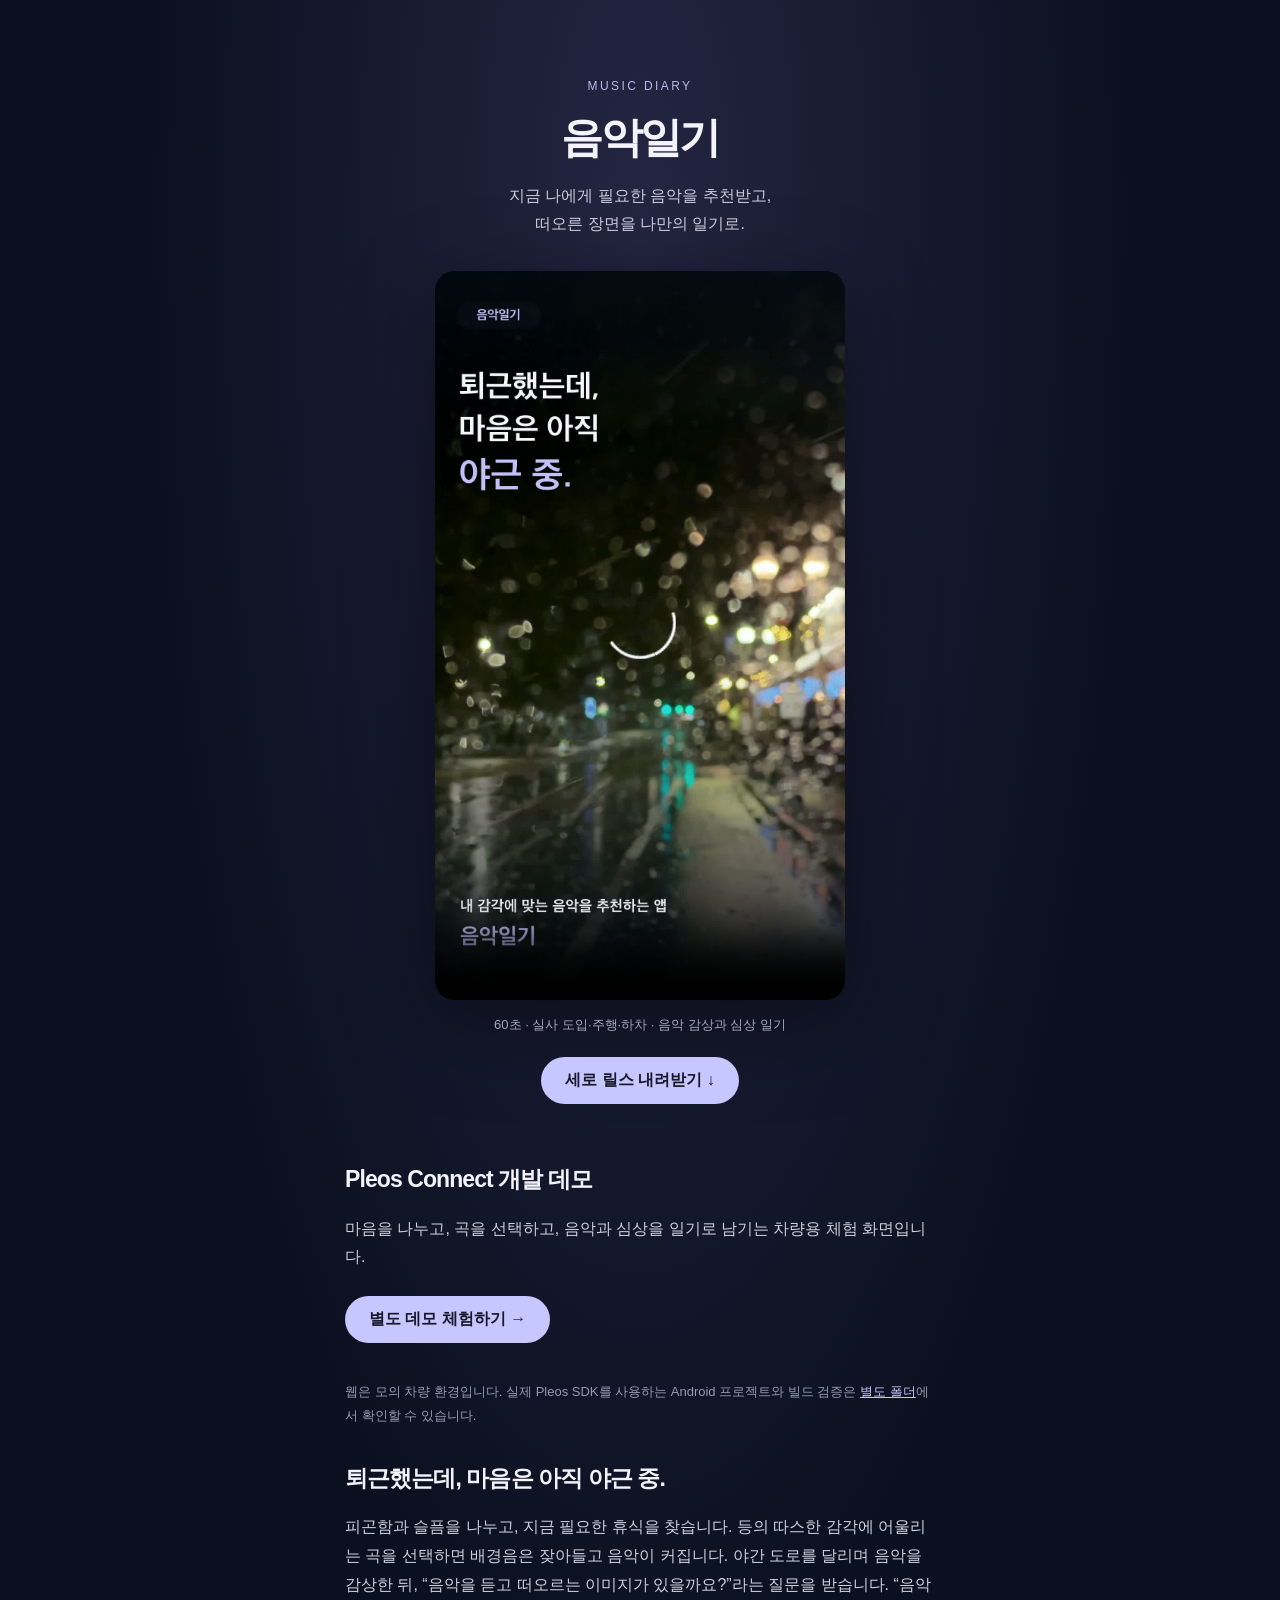
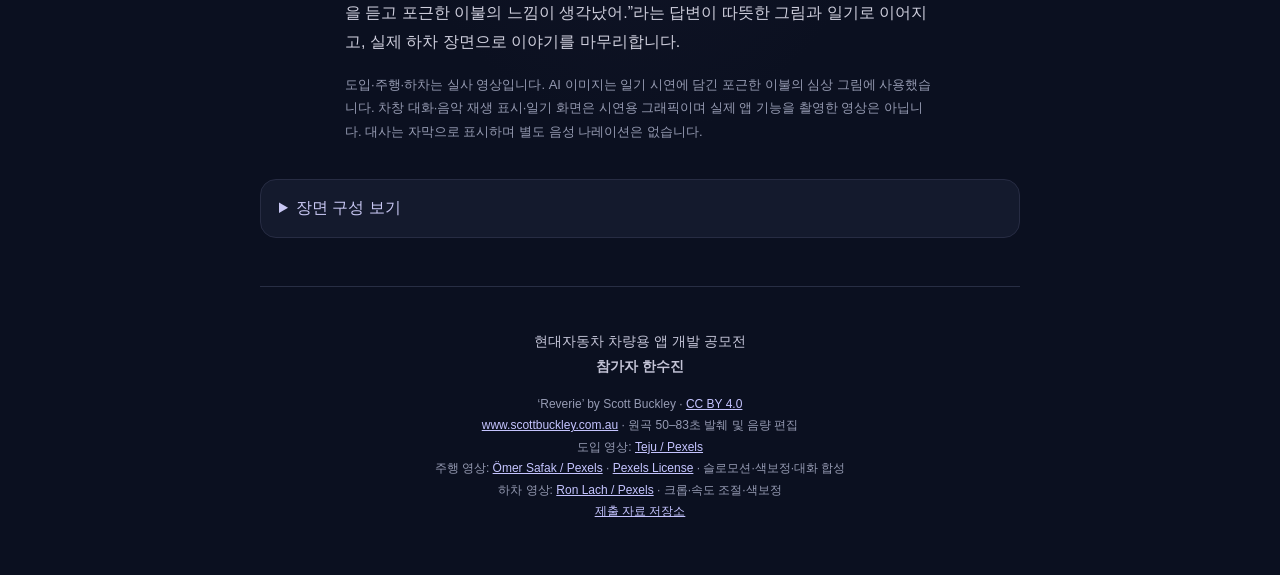
<file: index.html>
<!doctype html>
<html lang="ko">
<head>
  <meta charset="utf-8">
  <meta name="viewport" content="width=device-width, initial-scale=1">
  <meta name="theme-color" content="#0b1020">
  <meta name="description" content="현대자동차 차량용 앱 개발 공모전 참가자 한수진의 음악일기 콘셉트 릴스입니다.">
  <meta http-equiv="Content-Security-Policy" content="default-src 'self'; style-src 'self'; media-src 'self'; img-src 'self'; object-src 'none'; base-uri 'none'">
  <title>음악일기 · 공모전 제출 영상</title>
  <link rel="stylesheet" href="styles.css">
</head>
<body>
  <main>
    <p class="eyebrow">MUSIC DIARY</p>
    <h1>음악일기</h1>
    <p class="intro">지금 나에게 필요한 음악을 추천받고,<br>떠오른 장면을 나만의 일기로.</p>
    <video controls playsinline preload="metadata" poster="assets/reel-poster.jpg?v=live-exit-20261115" aria-label="곡 선택과 야간 주행 중 음악 감상, 포근한 이불의 심상 일기와 실제 하차를 담은 음악일기 60초 콘셉트 릴스">
      <source src="assets/music-diary-reel.mp4?v=instagram-vertical-20261115" type="video/mp4">
      <a href="assets/music-diary-reel.mp4?v=instagram-vertical-20261115">릴스 영상 내려받기</a>
    </video>
    <p class="caption">60초 · 실사 도입·주행·하차 · 음악 감상과 심상 일기</p>
    <a class="download" href="assets/music-diary-reel.mp4?v=instagram-vertical-20261115" download="Music-Diary-Instagram-1080x1920.mp4">세로 릴스 내려받기 ↓</a>
    <section>
      <h2>Pleos Connect 개발 데모</h2>
      <p>마음을 나누고, 곡을 선택하고, 음악과 심상을 일기로 남기는 차량용 체험 화면입니다.</p>
      <a class="download" href="pleos-demo/">별도 데모 체험하기 →</a>
      <p class="note">웹은 모의 차량 환경입니다. 실제 Pleos SDK를 사용하는 Android 프로젝트와 빌드 검증은 <a href="https://github.com/sherry09022/music-diary-showcase/tree/main/pleos-demo">별도 폴더</a>에서 확인할 수 있습니다.</p>
    </section>
    <section>
      <h2>퇴근했는데, 마음은 아직 야근 중.</h2>
      <p>피곤함과 슬픔을 나누고, 지금 필요한 휴식을 찾습니다. 등의 따스한 감각에 어울리는 곡을 선택하면 배경음은 잦아들고 음악이 커집니다. 야간 도로를 달리며 음악을 감상한 뒤, “음악을 듣고 떠오르는 이미지가 있을까요?”라는 질문을 받습니다. “음악을 듣고 포근한 이불의 느낌이 생각났어.”라는 답변이 따뜻한 그림과 일기로 이어지고, 실제 하차 장면으로 이야기를 마무리합니다.</p>
      <p class="note">도입·주행·하차는 실사 영상입니다. AI 이미지는 일기 시연에 담긴 포근한 이불의 심상 그림에 사용했습니다. 차창 대화·음악 재생 표시·일기 화면은 시연용 그래픽이며 실제 앱 기능을 촬영한 영상은 아닙니다. 대사는 자막으로 표시하며 별도 음성 나레이션은 없습니다.</p>
    </section>
    <details><summary>장면 구성 보기</summary><img src="assets/reel-contact-sheet.jpg?v=live-exit-20261115" alt="비 오는 밤의 실사 도입부터 상태·감정·필요한 휴식과 몸의 감각, 음악 추천까지의 장면" width="1080" height="1030" loading="lazy"><img src="assets/reel-contact-sheet-2.jpg?v=live-exit-20261115" alt="첫 곡 선택, 야간 주행 중 음악 감상, 심상 질문과 포근한 이불의 심상, 일기 저장, 실제 하차와 참가자 엔드카드" width="1080" height="1030" loading="lazy"></details>
    <footer>
      <p>현대자동차 차량용 앱 개발 공모전<br><strong>참가자 한수진</strong></p>
      <p class="credit">‘Reverie’ by Scott Buckley · <a href="https://creativecommons.org/licenses/by/4.0/">CC BY 4.0</a><br><a href="https://www.scottbuckley.com.au/library/reverie/">www.scottbuckley.com.au</a> · 원곡 50–83초 발췌 및 음량 편집<br>도입 영상: <a href="https://www.pexels.com/video/rainy-night-street-with-blurred-lights-35180823/">Teju / Pexels</a><br>주행 영상: <a href="https://www.pexels.com/video/nighttime-rainy-highway-traffic-scene-35584072/">Ömer Safak / Pexels</a> · <a href="https://www.pexels.com/license/">Pexels License</a> · 슬로모션·색보정·대화 합성<br>하차 영상: <a href="https://www.pexels.com/video/a-woman-getting-out-of-a-car-9520614/">Ron Lach / Pexels</a> · 크롭·속도 조절·색보정<br><a href="https://github.com/sherry09022/music-diary-showcase">제출 자료 저장소</a></p>
    </footer>
  </main>
</body>
</html>
</file>
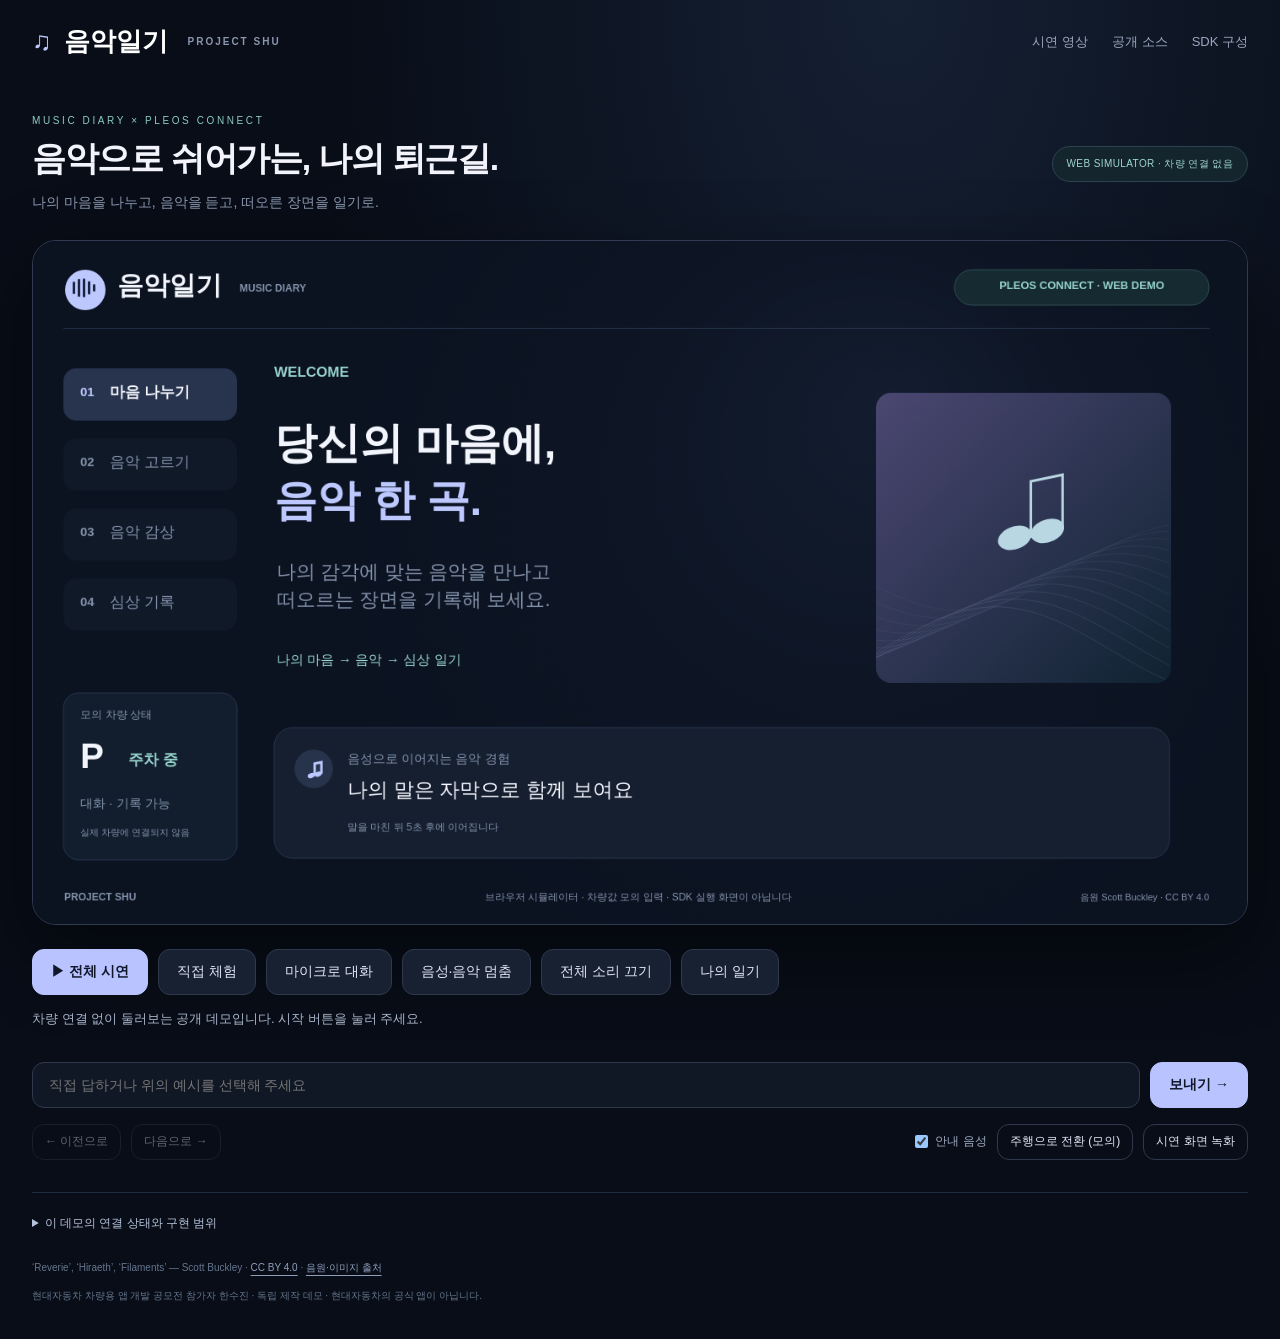
<file: pleos-demo/index.html>
<!doctype html><html lang="ko"><head><meta charset="UTF-8"><meta name="viewport" content="width=device-width, initial-scale=1"><meta name="theme-color" content="#0a1020"><title>음악일기 · Pleos Connect 데모</title><link rel="stylesheet" href="styles.css"></head><body>
<header class="page-head"><a class="brand" href="../">♫ <span>음악일기</span><small>PROJECT SHU</small></a><nav><a href="watch.html">시연 영상</a><a href="https://github.com/sherry09022/music-diary-showcase/tree/main/pleos-demo">공개 소스</a><a href="android/README.md">SDK 구성</a></nav></header>
<main><section class="intro"><div><p class="eyebrow">MUSIC DIARY × PLEOS CONNECT</p><h1>음악으로 쉬어가는, 나의 퇴근길.</h1><p>나의 마음을 나누고, 음악을 듣고, 떠오른 장면을 일기로.</p></div><span id="transport" class="badge">WEB SIMULATOR · 차량 연결 없음</span></section>
<section class="screen" aria-label="차량용 음악일기 실행 화면"><canvas id="display" width="1440" height="810" role="img" aria-label="음악일기 대화 화면"></canvas><div id="screen-reader" class="sr" aria-live="polite"></div></section>
<section class="control-panel"><div class="main-actions"><button id="demo" class="primary">▶ 전체 시연</button><button id="start">직접 체험</button><button id="mic">마이크로 대화</button><button id="pause">음성·음악 멈춤</button><button id="mute" aria-pressed="false">전체 소리 끄기</button><button id="diaries">나의 일기</button></div><p id="status" role="status">차량 연결 없이 둘러보는 공개 데모입니다. 시작 버튼을 눌러 주세요.</p>
<div id="choices" class="choices"></div><form id="reply-form"><input id="reply" maxlength="240" autocomplete="off" placeholder="직접 답하거나 위의 예시를 선택해 주세요" aria-label="대화 답변"><button type="submit" class="primary">보내기 →</button></form><div class="secondary"><button id="back">← 이전으로</button><button id="next">다음으로 →</button><label><input id="voice" type="checkbox" checked> 안내 음성</label><button id="park">주행으로 전환 (모의)</button><button id="record">시연 화면 녹화</button><a id="download" hidden>녹화 영상 저장</a></div></section>
<details class="technical"><summary>이 데모의 연결 상태와 구현 범위</summary><p>웹은 차량값 모의 입력과 브라우저 음성을 사용합니다. Android 소스는 Pleos Vehicle 2.3.2·SpeechToText 3.3.1·TextToSpeech 3.3.1의 실제 SDK를 연결합니다. 웹 체험은 Pleos 에뮬레이터 실행 결과가 아닙니다.</p><p>추천은 3곡의 태그와 취향을 비교하는 공개 데모 규칙입니다. 심상 이미지는 미리 제작한 ‘포근한 이불’ 예시이며, 유료 AI API를 호출하지 않습니다. 입력과 일기는 이 브라우저에 저장됩니다. 마이크 사용 시 브라우저 제공자의 음성인식 서비스로 음성이 전달될 수 있습니다.</p><pre id="log" aria-label="진단 로그"></pre><button id="clear">이 기기의 데모 기록 삭제</button></details>
<footer><p>‘Reverie’, ‘Hiraeth’, ‘Filaments’ — Scott Buckley · <a href="https://creativecommons.org/licenses/by/4.0/">CC BY 4.0</a> · <a href="CREDITS.md">음원·이미지 출처</a></p><p>현대자동차 차량용 앱 개발 공모전 참가자 한수진 · 독립 제작 데모 · 현대자동차의 공식 앱이 아닙니다.</p></footer></main><audio id="music" preload="metadata"></audio><audio id="narration" preload="none"></audio><script type="module" src="app.js"></script></body></html>
</file>
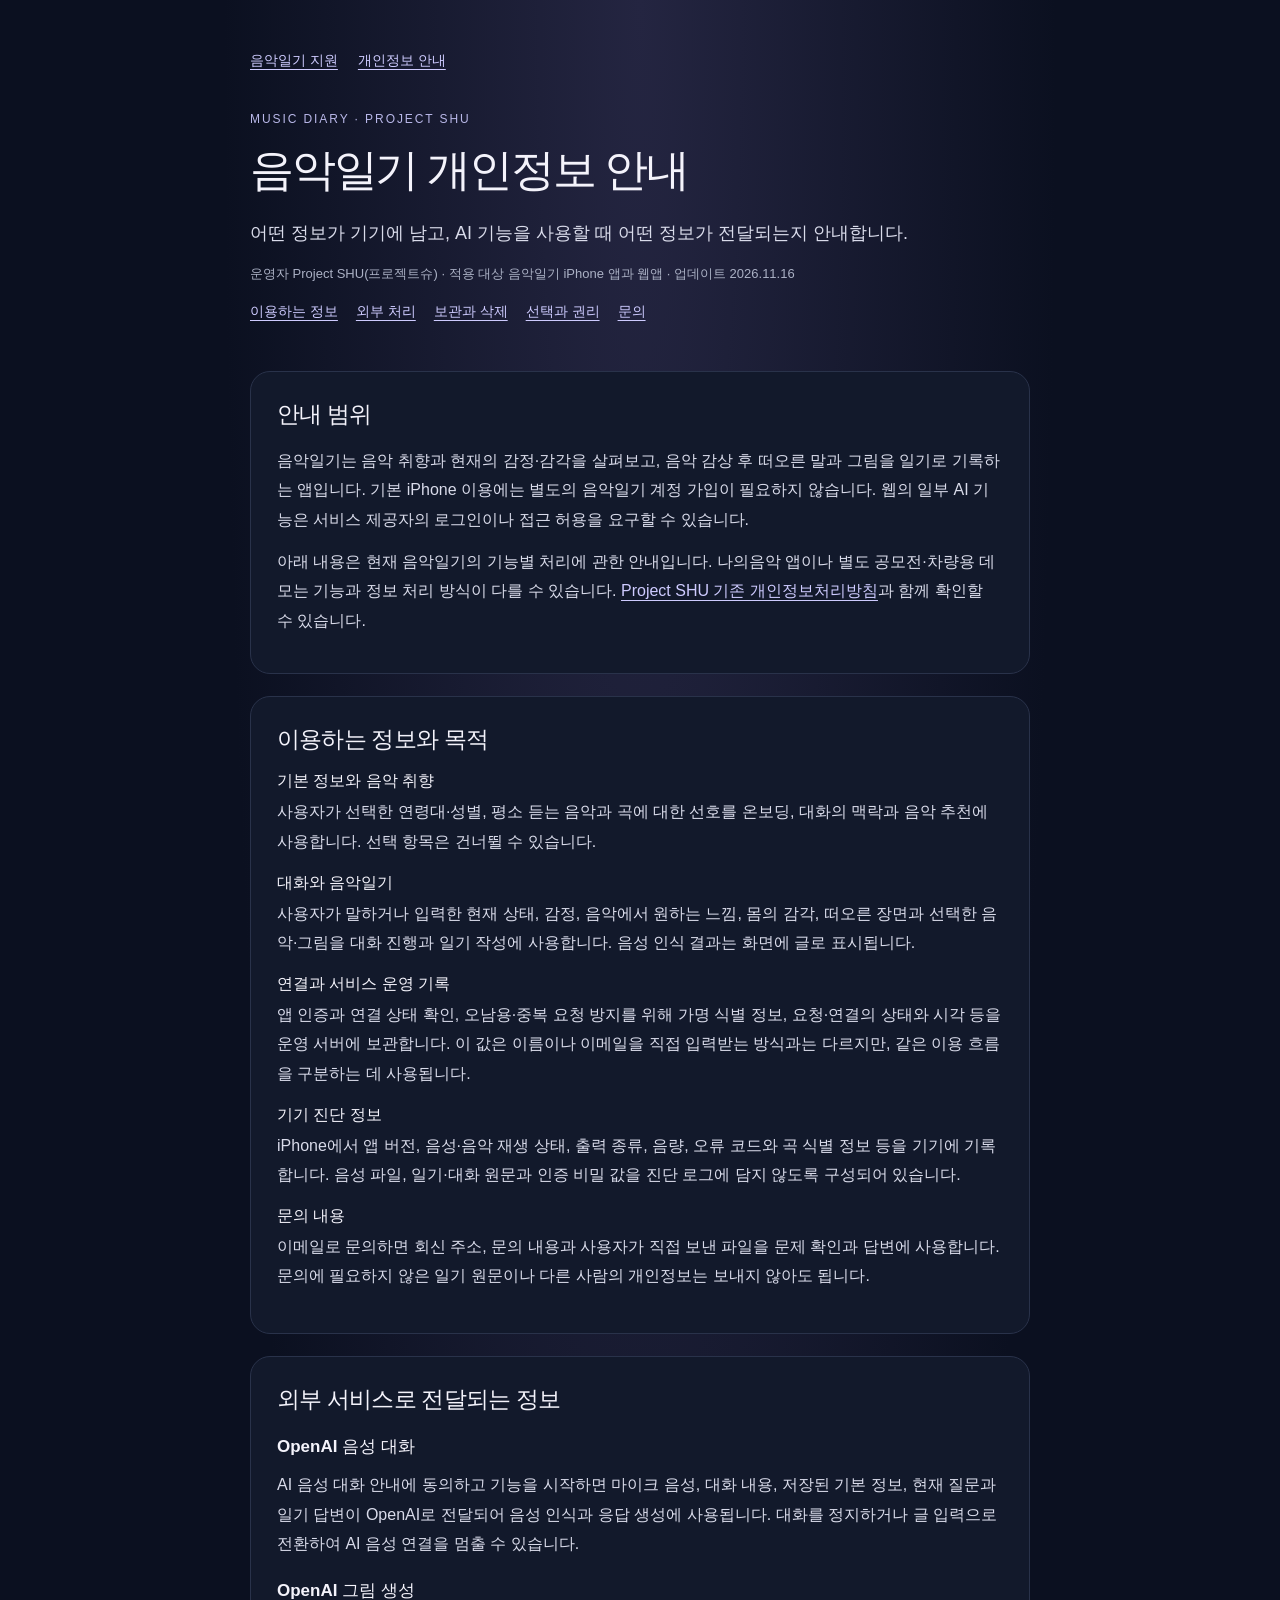
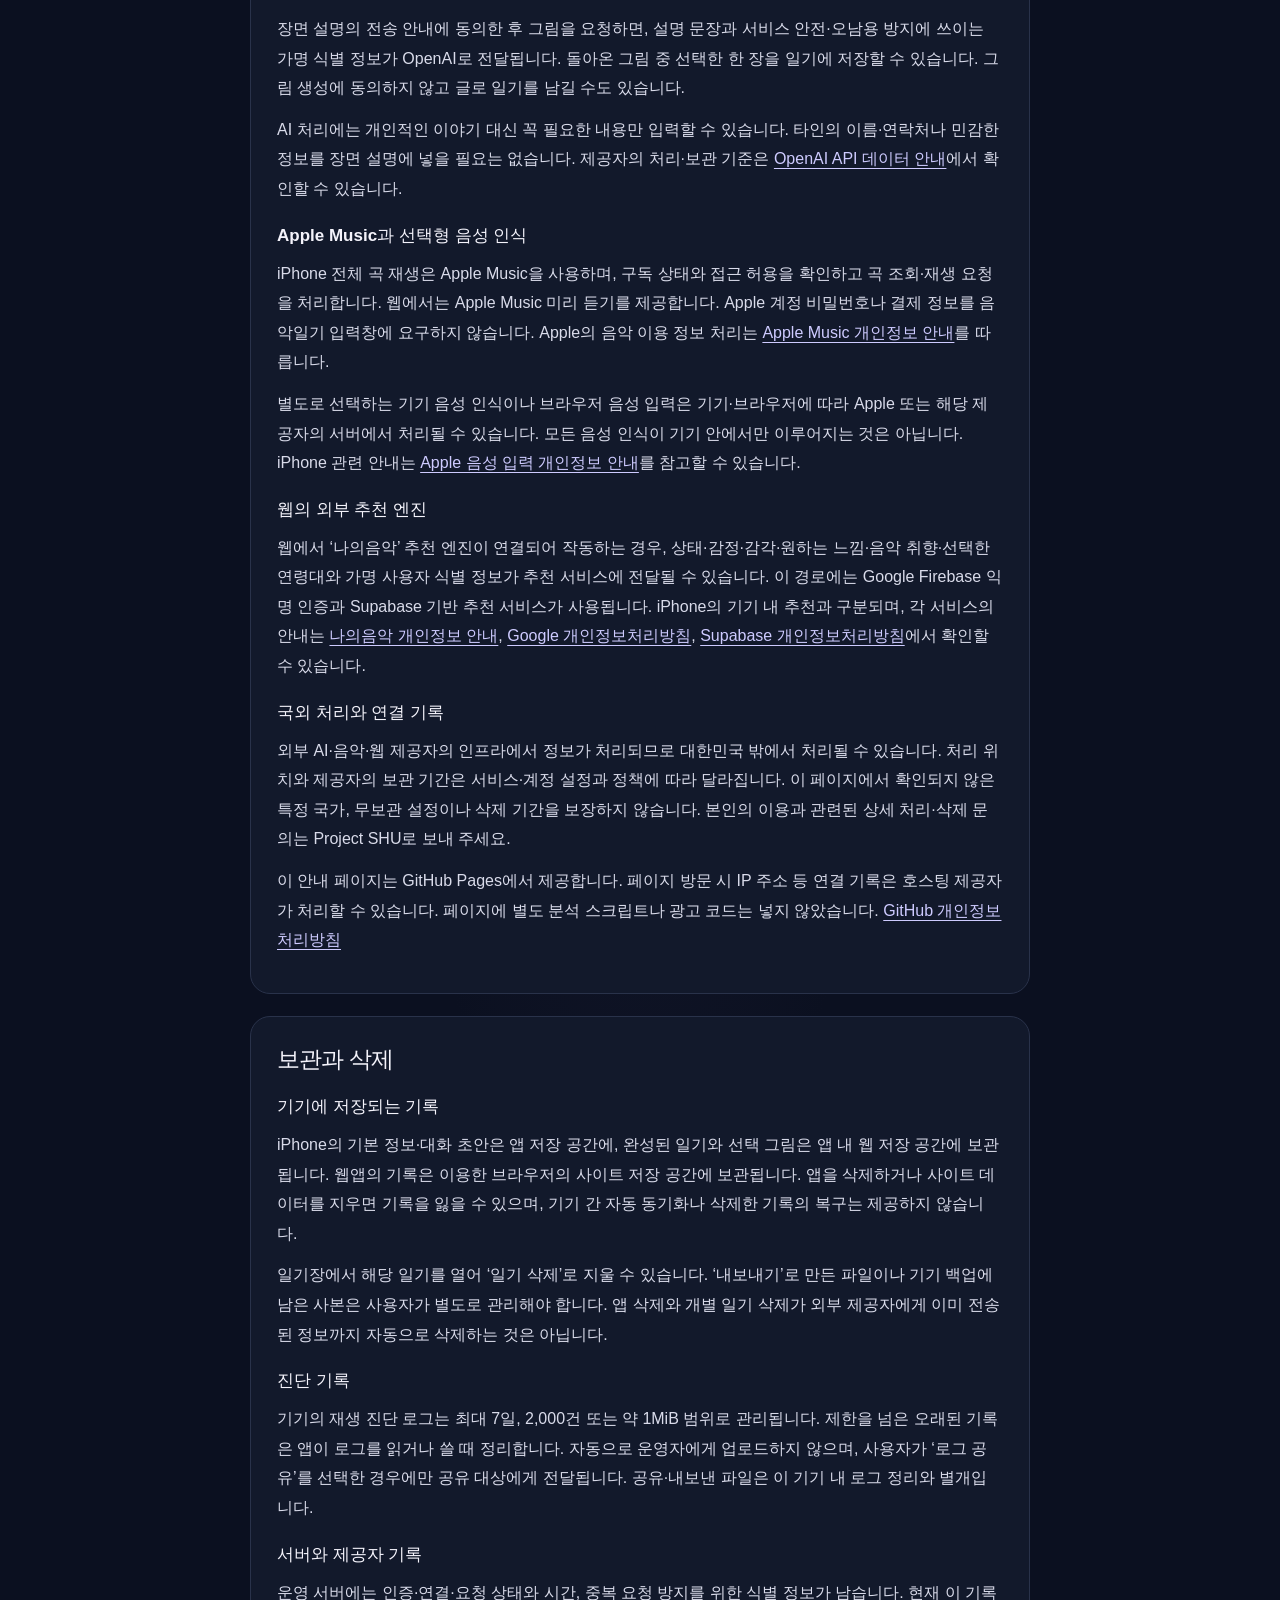
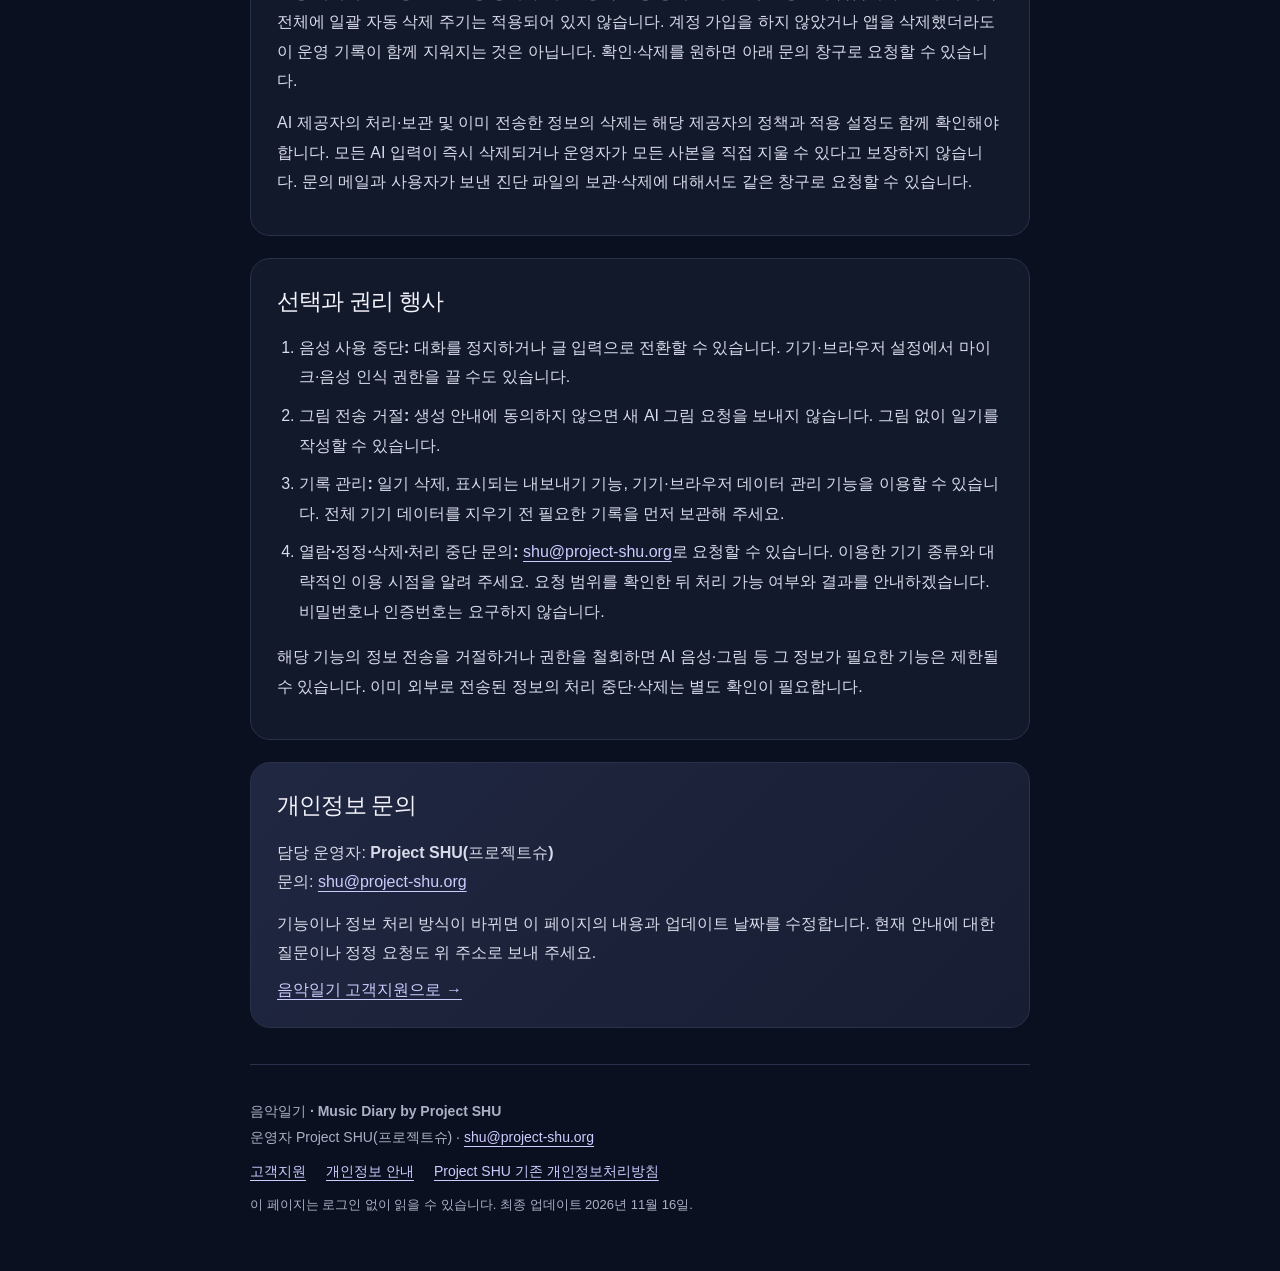
<file: privacy.html>
<!doctype html>
<html lang="ko">
<head>
  <meta charset="utf-8">
  <meta name="viewport" content="width=device-width,initial-scale=1">
  <meta name="theme-color" content="#0b1020">
  <meta name="description" content="음악일기의 기기 내 기록, AI 데이터 전송, 외부 서비스, 보관과 삭제 및 문의 안내.">
  <meta http-equiv="Content-Security-Policy" content="default-src 'none'; style-src 'unsafe-inline'; base-uri 'none'; form-action 'none'">
  <meta name="referrer" content="strict-origin-when-cross-origin">
  <title>개인정보 안내 · 음악일기 · Project SHU</title>
  <style>
:root{color-scheme:dark;font-family:-apple-system,BlinkMacSystemFont,"Apple SD Gothic Neo","Noto Sans KR",sans-serif;background:#0b1020;color:#f4f3fb;font-synthesis:none}*{box-sizing:border-box}html{scroll-behavior:smooth}body{margin:0;background:radial-gradient(ellipse at 50% 0,#242541 0,transparent 46%);min-height:100vh}a{color:#cecbff;text-underline-offset:4px;overflow-wrap:anywhere}a:hover{color:#fff}a:focus-visible,summary:focus-visible{outline:3px solid #f1efff;outline-offset:5px;border-radius:3px}.skip{position:absolute;left:20px;top:-60px;background:#c7c7ff;color:#11152a;padding:10px 16px;border-radius:8px}.skip:focus{top:12px}main{width:min(100% - 40px,780px);margin:auto;padding:52px 0 42px}header{padding-bottom:24px}.eyebrow{font-size:12px;letter-spacing:.16em;color:#b9b8e9}.topnav{display:flex;gap:20px;flex-wrap:wrap;font-size:14px;margin-bottom:38px}h1{font-size:clamp(32px,6vw,44px);letter-spacing:-.05em;line-height:1.25;margin:12px 0 20px}h2{font-size:23px;letter-spacing:-.035em;line-height:1.4;margin:0 0 16px}h3{font-size:17px;margin:20px 0 8px}p,li,dd{line-height:1.85;color:#d9dbea}p{margin:12px 0}.lead{font-size:18px;max-width:670px}.meta{font-size:13px;color:#abb1c5}.card,section{margin:22px 0;padding:26px;background:#12192b;border:1px solid #29324a;border-radius:20px}.contact{background:linear-gradient(135deg,#202741,#171d32)}.button{display:inline-block;padding:13px 22px;border-radius:28px;background:#c7c7ff;color:#11152a;font-weight:700;text-decoration:none;line-height:1.4;margin:10px 0}.button:hover{background:#e1dfff;color:#11152a}ul,ol{padding-left:22px}li+li{margin-top:9px}.toc{display:flex;gap:10px 18px;flex-wrap:wrap;font-size:14px}.toc a{padding:4px 0}details{padding:17px 0;border-top:1px solid #2b3349}details:first-of-type{border-top:0;padding-top:0}summary{cursor:pointer;line-height:1.6;font-weight:650}details p{margin-bottom:0}.muted{color:#abb1c5;font-size:14px}.pill{display:inline-block;font-size:12px;color:#cecbff;border:1px solid #454967;border-radius:20px;padding:3px 10px;margin-right:8px}footer{padding:22px 0 0;margin-top:36px;border-top:1px solid #29324a;font-size:14px;color:#abb1c5}footer p{color:#abb1c5}.links{display:flex;flex-wrap:wrap;gap:12px 20px}.notice{padding-left:16px;border-left:3px solid #bcb7f9}.support-steps{margin-bottom:0}dt{font-weight:700;color:#f4f3fb;margin-top:16px}dd{margin:5px 0 0}@media(max-width:520px){main{width:calc(100% - 32px);padding-top:30px}.topnav{margin-bottom:28px}.card,section{padding:21px 18px;border-radius:16px}h2{font-size:21px}.lead{font-size:17px}.button{max-width:100%;font-size:15px}}@media(prefers-reduced-motion:reduce){html{scroll-behavior:auto}}
</style>
</head>
<body>
  <a class="skip" href="#main">본문으로 바로가기</a>
  <main id="main">
    <nav class="topnav" aria-label="지원 안내 메뉴"><a href="support.html">음악일기 지원</a><a href="privacy.html">개인정보 안내</a></nav>
    <header>
      <p class="eyebrow">MUSIC DIARY · PROJECT SHU</p>
      <h1>음악일기 개인정보 안내</h1>
      <p class="lead">어떤 정보가 기기에 남고, AI 기능을 사용할 때 어떤 정보가 전달되는지 안내합니다.</p>
      <p class="meta">운영자 Project SHU(프로젝트슈) · 적용 대상 음악일기 iPhone 앱과 웹앱 · 업데이트 2026.11.16</p>
      <nav class="toc" aria-label="개인정보 안내 목차"><a href="#information">이용하는 정보</a><a href="#sharing">외부 처리</a><a href="#retention">보관과 삭제</a><a href="#choices">선택과 권리</a><a href="#contact">문의</a></nav>
    </header>
    <section aria-labelledby="overview-title">
      <h2 id="overview-title">안내 범위</h2>
      <p>음악일기는 음악 취향과 현재의 감정·감각을 살펴보고, 음악 감상 후 떠오른 말과 그림을 일기로 기록하는 앱입니다. 기본 iPhone 이용에는 별도의 음악일기 계정 가입이 필요하지 않습니다. 웹의 일부 AI 기능은 서비스 제공자의 로그인이나 접근 허용을 요구할 수 있습니다.</p>
      <p>아래 내용은 현재 음악일기의 기능별 처리에 관한 안내입니다. 나의음악 앱이나 별도 공모전·차량용 데모는 기능과 정보 처리 방식이 다를 수 있습니다. <a href="https://project-shu.org/privacy">Project SHU 기존 개인정보처리방침</a>과 함께 확인할 수 있습니다.</p>
    </section>
    <section id="information" aria-labelledby="information-title">
      <h2 id="information-title">이용하는 정보와 목적</h2>
      <dl>
        <dt>기본 정보와 음악 취향</dt><dd>사용자가 선택한 연령대·성별, 평소 듣는 음악과 곡에 대한 선호를 온보딩, 대화의 맥락과 음악 추천에 사용합니다. 선택 항목은 건너뛸 수 있습니다.</dd>
        <dt>대화와 음악일기</dt><dd>사용자가 말하거나 입력한 현재 상태, 감정, 음악에서 원하는 느낌, 몸의 감각, 떠오른 장면과 선택한 음악·그림을 대화 진행과 일기 작성에 사용합니다. 음성 인식 결과는 화면에 글로 표시됩니다.</dd>
        <dt>연결과 서비스 운영 기록</dt><dd>앱 인증과 연결 상태 확인, 오남용·중복 요청 방지를 위해 가명 식별 정보, 요청·연결의 상태와 시각 등을 운영 서버에 보관합니다. 이 값은 이름이나 이메일을 직접 입력받는 방식과는 다르지만, 같은 이용 흐름을 구분하는 데 사용됩니다.</dd>
        <dt>기기 진단 정보</dt><dd>iPhone에서 앱 버전, 음성·음악 재생 상태, 출력 종류, 음량, 오류 코드와 곡 식별 정보 등을 기기에 기록합니다. 음성 파일, 일기·대화 원문과 인증 비밀 값을 진단 로그에 담지 않도록 구성되어 있습니다.</dd>
        <dt>문의 내용</dt><dd>이메일로 문의하면 회신 주소, 문의 내용과 사용자가 직접 보낸 파일을 문제 확인과 답변에 사용합니다. 문의에 필요하지 않은 일기 원문이나 다른 사람의 개인정보는 보내지 않아도 됩니다.</dd>
      </dl>
    </section>
    <section id="sharing" aria-labelledby="sharing-title">
      <h2 id="sharing-title">외부 서비스로 전달되는 정보</h2>
      <h3>OpenAI 음성 대화</h3>
      <p>AI 음성 대화 안내에 동의하고 기능을 시작하면 마이크 음성, 대화 내용, 저장된 기본 정보, 현재 질문과 일기 답변이 OpenAI로 전달되어 음성 인식과 응답 생성에 사용됩니다. 대화를 정지하거나 글 입력으로 전환하여 AI 음성 연결을 멈출 수 있습니다.</p>
      <h3>OpenAI 그림 생성</h3>
      <p>장면 설명의 전송 안내에 동의한 후 그림을 요청하면, 설명 문장과 서비스 안전·오남용 방지에 쓰이는 가명 식별 정보가 OpenAI로 전달됩니다. 돌아온 그림 중 선택한 한 장을 일기에 저장할 수 있습니다. 그림 생성에 동의하지 않고 글로 일기를 남길 수도 있습니다.</p>
      <p>AI 처리에는 개인적인 이야기 대신 꼭 필요한 내용만 입력할 수 있습니다. 타인의 이름·연락처나 민감한 정보를 장면 설명에 넣을 필요는 없습니다. 제공자의 처리·보관 기준은 <a href="https://developers.openai.com/api/docs/guides/your-data">OpenAI API 데이터 안내</a>에서 확인할 수 있습니다.</p>
      <h3>Apple Music과 선택형 음성 인식</h3>
      <p>iPhone 전체 곡 재생은 Apple Music을 사용하며, 구독 상태와 접근 허용을 확인하고 곡 조회·재생 요청을 처리합니다. 웹에서는 Apple Music 미리 듣기를 제공합니다. Apple 계정 비밀번호나 결제 정보를 음악일기 입력창에 요구하지 않습니다. Apple의 음악 이용 정보 처리는 <a href="https://www.apple.com/legal/privacy/data/en/apple-music/">Apple Music 개인정보 안내</a>를 따릅니다.</p>
      <p>별도로 선택하는 기기 음성 인식이나 브라우저 음성 입력은 기기·브라우저에 따라 Apple 또는 해당 제공자의 서버에서 처리될 수 있습니다. 모든 음성 인식이 기기 안에서만 이루어지는 것은 아닙니다. iPhone 관련 안내는 <a href="https://www.apple.com/legal/privacy/data/en/ask-siri-dictation/">Apple 음성 입력 개인정보 안내</a>를 참고할 수 있습니다.</p>
      <h3>웹의 외부 추천 엔진</h3>
      <p>웹에서 ‘나의음악’ 추천 엔진이 연결되어 작동하는 경우, 상태·감정·감각·원하는 느낌·음악 취향·선택한 연령대와 가명 사용자 식별 정보가 추천 서비스에 전달될 수 있습니다. 이 경로에는 Google Firebase 익명 인증과 Supabase 기반 추천 서비스가 사용됩니다. iPhone의 기기 내 추천과 구분되며, 각 서비스의 안내는 <a href="https://mymusic-kr.vercel.app/privacy">나의음악 개인정보 안내</a>, <a href="https://policies.google.com/privacy">Google 개인정보처리방침</a>, <a href="https://supabase.com/privacy">Supabase 개인정보처리방침</a>에서 확인할 수 있습니다.</p>
      <h3>국외 처리와 연결 기록</h3>
      <p>외부 AI·음악·웹 제공자의 인프라에서 정보가 처리되므로 대한민국 밖에서 처리될 수 있습니다. 처리 위치와 제공자의 보관 기간은 서비스·계정 설정과 정책에 따라 달라집니다. 이 페이지에서 확인되지 않은 특정 국가, 무보관 설정이나 삭제 기간을 보장하지 않습니다. 본인의 이용과 관련된 상세 처리·삭제 문의는 Project SHU로 보내 주세요.</p>
      <p>이 안내 페이지는 GitHub Pages에서 제공합니다. 페이지 방문 시 IP 주소 등 연결 기록은 호스팅 제공자가 처리할 수 있습니다. 페이지에 별도 분석 스크립트나 광고 코드는 넣지 않았습니다. <a href="https://docs.github.com/en/site-policy/privacy-policies/github-general-privacy-statement">GitHub 개인정보처리방침</a></p>
    </section>
    <section id="retention" aria-labelledby="retention-title">
      <h2 id="retention-title">보관과 삭제</h2>
      <h3>기기에 저장되는 기록</h3>
      <p>iPhone의 기본 정보·대화 초안은 앱 저장 공간에, 완성된 일기와 선택 그림은 앱 내 웹 저장 공간에 보관됩니다. 웹앱의 기록은 이용한 브라우저의 사이트 저장 공간에 보관됩니다. 앱을 삭제하거나 사이트 데이터를 지우면 기록을 잃을 수 있으며, 기기 간 자동 동기화나 삭제한 기록의 복구는 제공하지 않습니다.</p>
      <p>일기장에서 해당 일기를 열어 ‘일기 삭제’로 지울 수 있습니다. ‘내보내기’로 만든 파일이나 기기 백업에 남은 사본은 사용자가 별도로 관리해야 합니다. 앱 삭제와 개별 일기 삭제가 외부 제공자에게 이미 전송된 정보까지 자동으로 삭제하는 것은 아닙니다.</p>
      <h3>진단 기록</h3>
      <p>기기의 재생 진단 로그는 최대 7일, 2,000건 또는 약 1MiB 범위로 관리됩니다. 제한을 넘은 오래된 기록은 앱이 로그를 읽거나 쓸 때 정리합니다. 자동으로 운영자에게 업로드하지 않으며, 사용자가 ‘로그 공유’를 선택한 경우에만 공유 대상에게 전달됩니다. 공유·내보낸 파일은 이 기기 내 로그 정리와 별개입니다.</p>
      <h3>서버와 제공자 기록</h3>
      <p>운영 서버에는 인증·연결·요청 상태와 시간, 중복 요청 방지를 위한 식별 정보가 남습니다. 현재 이 기록 전체에 일괄 자동 삭제 주기는 적용되어 있지 않습니다. 계정 가입을 하지 않았거나 앱을 삭제했더라도 이 운영 기록이 함께 지워지는 것은 아닙니다. 확인·삭제를 원하면 아래 문의 창구로 요청할 수 있습니다.</p>
      <p>AI 제공자의 처리·보관 및 이미 전송한 정보의 삭제는 해당 제공자의 정책과 적용 설정도 함께 확인해야 합니다. 모든 AI 입력이 즉시 삭제되거나 운영자가 모든 사본을 직접 지울 수 있다고 보장하지 않습니다. 문의 메일과 사용자가 보낸 진단 파일의 보관·삭제에 대해서도 같은 창구로 요청할 수 있습니다.</p>
    </section>
    <section id="choices" aria-labelledby="choices-title">
      <h2 id="choices-title">선택과 권리 행사</h2>
      <ol>
        <li><strong>음성 사용 중단:</strong> 대화를 정지하거나 글 입력으로 전환할 수 있습니다. 기기·브라우저 설정에서 마이크·음성 인식 권한을 끌 수도 있습니다.</li>
        <li><strong>그림 전송 거절:</strong> 생성 안내에 동의하지 않으면 새 AI 그림 요청을 보내지 않습니다. 그림 없이 일기를 작성할 수 있습니다.</li>
        <li><strong>기록 관리:</strong> 일기 삭제, 표시되는 내보내기 기능, 기기·브라우저 데이터 관리 기능을 이용할 수 있습니다. 전체 기기 데이터를 지우기 전 필요한 기록을 먼저 보관해 주세요.</li>
        <li><strong>열람·정정·삭제·처리 중단 문의:</strong> <a href="mailto:shu@project-shu.org?subject=%EC%9D%8C%EC%95%85%EC%9D%BC%EA%B8%B0%20%EA%B0%9C%EC%9D%B8%EC%A0%95%EB%B3%B4%20%EB%AC%B8%EC%9D%98">shu@project-shu.org</a>로 요청할 수 있습니다. 이용한 기기 종류와 대략적인 이용 시점을 알려 주세요. 요청 범위를 확인한 뒤 처리 가능 여부와 결과를 안내하겠습니다. 비밀번호나 인증번호는 요구하지 않습니다.</li>
      </ol>
      <p>해당 기능의 정보 전송을 거절하거나 권한을 철회하면 AI 음성·그림 등 그 정보가 필요한 기능은 제한될 수 있습니다. 이미 외부로 전송된 정보의 처리 중단·삭제는 별도 확인이 필요합니다.</p>
    </section>
    <section id="contact" class="contact" aria-labelledby="contact-title">
      <h2 id="contact-title">개인정보 문의</h2>
      <p>담당 운영자: <strong>Project SHU(프로젝트슈)</strong><br>문의: <a href="mailto:shu@project-shu.org">shu@project-shu.org</a></p>
      <p>기능이나 정보 처리 방식이 바뀌면 이 페이지의 내용과 업데이트 날짜를 수정합니다. 현재 안내에 대한 질문이나 정정 요청도 위 주소로 보내 주세요.</p>
      <a href="support.html">음악일기 고객지원으로 →</a>
    </section>
    <footer>
      <p><strong>음악일기 · Music Diary by Project SHU</strong><br>운영자 Project SHU(프로젝트슈) · <a href="mailto:shu@project-shu.org">shu@project-shu.org</a></p>
      <div class="links"><a href="support.html">고객지원</a><a href="privacy.html">개인정보 안내</a><a href="https://project-shu.org/privacy">Project SHU 기존 개인정보처리방침</a></div>
      <p class="meta">이 페이지는 로그인 없이 읽을 수 있습니다. 최종 업데이트 2026년 11월 16일.</p>
    </footer>
  </main>
</body>
</html>
</file>
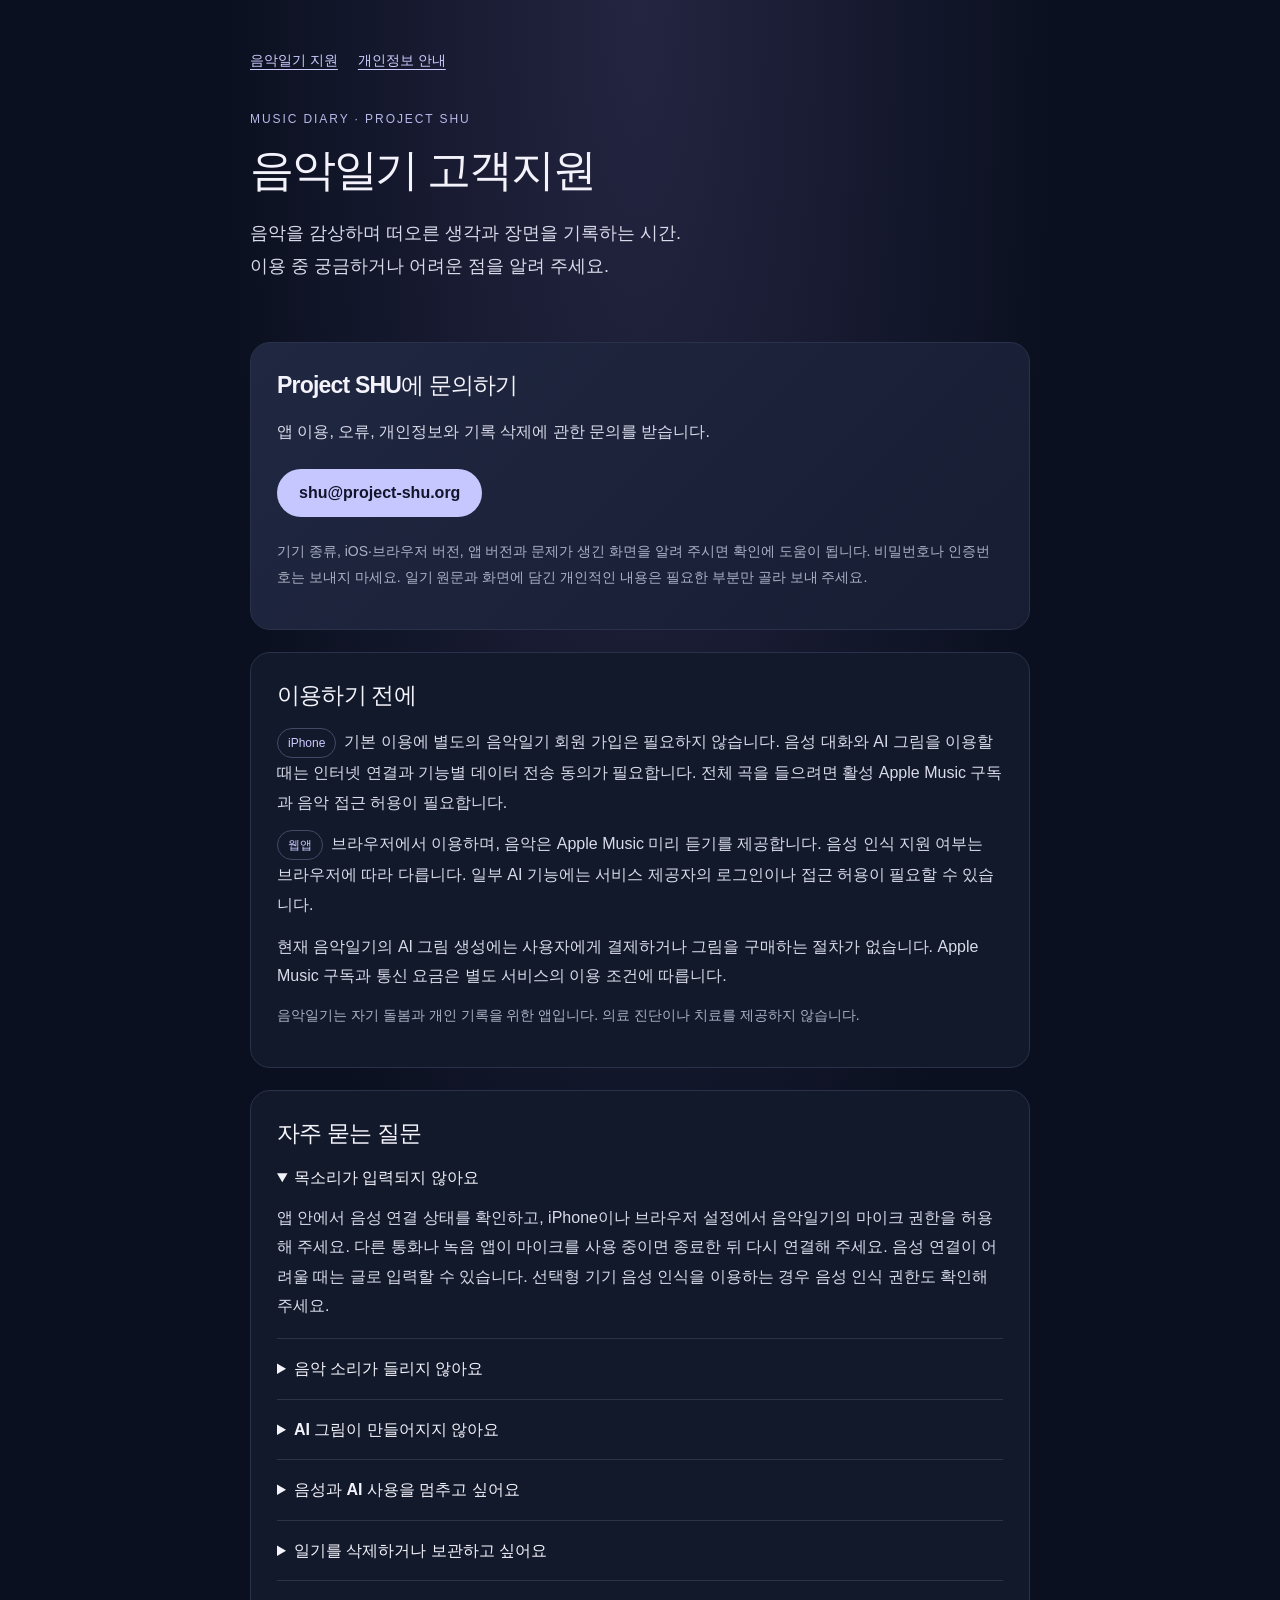
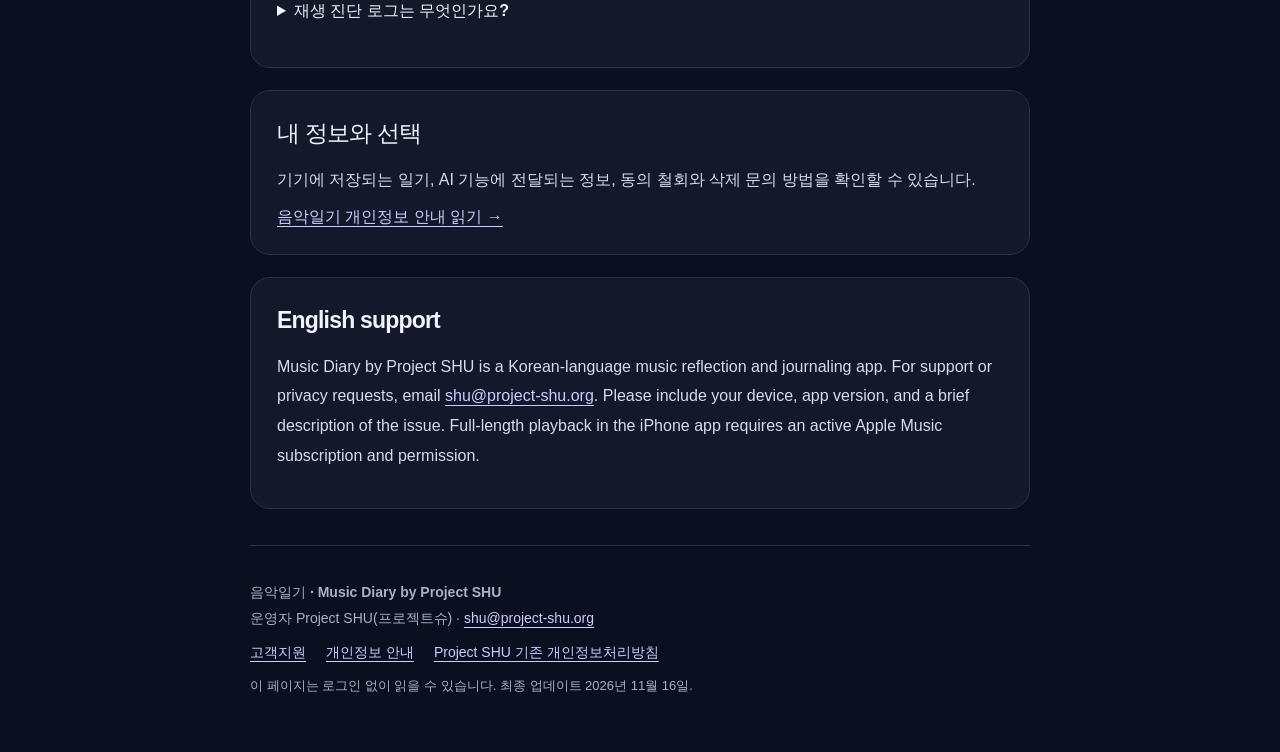
<file: support.html>
<!doctype html>
<html lang="ko">
<head>
  <meta charset="utf-8">
  <meta name="viewport" content="width=device-width,initial-scale=1">
  <meta name="theme-color" content="#0b1020">
  <meta name="description" content="음악일기 iPhone 앱과 웹앱의 이용 도움말, 문의 및 개인정보 안내.">
  <meta http-equiv="Content-Security-Policy" content="default-src 'none'; style-src 'unsafe-inline'; base-uri 'none'; form-action 'none'">
  <meta name="referrer" content="strict-origin-when-cross-origin">
  <title>고객지원 · 음악일기 · Project SHU</title>
  <style>
:root{color-scheme:dark;font-family:-apple-system,BlinkMacSystemFont,"Apple SD Gothic Neo","Noto Sans KR",sans-serif;background:#0b1020;color:#f4f3fb;font-synthesis:none}*{box-sizing:border-box}html{scroll-behavior:smooth}body{margin:0;background:radial-gradient(ellipse at 50% 0,#242541 0,transparent 46%);min-height:100vh}a{color:#cecbff;text-underline-offset:4px;overflow-wrap:anywhere}a:hover{color:#fff}a:focus-visible,summary:focus-visible{outline:3px solid #f1efff;outline-offset:5px;border-radius:3px}.skip{position:absolute;left:20px;top:-60px;background:#c7c7ff;color:#11152a;padding:10px 16px;border-radius:8px}.skip:focus{top:12px}main{width:min(100% - 40px,780px);margin:auto;padding:52px 0 42px}header{padding-bottom:24px}.eyebrow{font-size:12px;letter-spacing:.16em;color:#b9b8e9}.topnav{display:flex;gap:20px;flex-wrap:wrap;font-size:14px;margin-bottom:38px}h1{font-size:clamp(32px,6vw,44px);letter-spacing:-.05em;line-height:1.25;margin:12px 0 20px}h2{font-size:23px;letter-spacing:-.035em;line-height:1.4;margin:0 0 16px}h3{font-size:17px;margin:20px 0 8px}p,li,dd{line-height:1.85;color:#d9dbea}p{margin:12px 0}.lead{font-size:18px;max-width:670px}.meta{font-size:13px;color:#abb1c5}.card,section{margin:22px 0;padding:26px;background:#12192b;border:1px solid #29324a;border-radius:20px}.contact{background:linear-gradient(135deg,#202741,#171d32)}.button{display:inline-block;padding:13px 22px;border-radius:28px;background:#c7c7ff;color:#11152a;font-weight:700;text-decoration:none;line-height:1.4;margin:10px 0}.button:hover{background:#e1dfff;color:#11152a}ul,ol{padding-left:22px}li+li{margin-top:9px}.toc{display:flex;gap:10px 18px;flex-wrap:wrap;font-size:14px}.toc a{padding:4px 0}details{padding:17px 0;border-top:1px solid #2b3349}details:first-of-type{border-top:0;padding-top:0}summary{cursor:pointer;line-height:1.6;font-weight:650}details p{margin-bottom:0}.muted{color:#abb1c5;font-size:14px}.pill{display:inline-block;font-size:12px;color:#cecbff;border:1px solid #454967;border-radius:20px;padding:3px 10px;margin-right:8px}footer{padding:22px 0 0;margin-top:36px;border-top:1px solid #29324a;font-size:14px;color:#abb1c5}footer p{color:#abb1c5}.links{display:flex;flex-wrap:wrap;gap:12px 20px}.notice{padding-left:16px;border-left:3px solid #bcb7f9}.support-steps{margin-bottom:0}dt{font-weight:700;color:#f4f3fb;margin-top:16px}dd{margin:5px 0 0}@media(max-width:520px){main{width:calc(100% - 32px);padding-top:30px}.topnav{margin-bottom:28px}.card,section{padding:21px 18px;border-radius:16px}h2{font-size:21px}.lead{font-size:17px}.button{max-width:100%;font-size:15px}}@media(prefers-reduced-motion:reduce){html{scroll-behavior:auto}}
</style>
</head>
<body>
  <a class="skip" href="#main">본문으로 바로가기</a>
  <main id="main">
    <nav class="topnav" aria-label="지원 안내 메뉴"><a href="support.html">음악일기 지원</a><a href="privacy.html">개인정보 안내</a></nav>
    <header>
      <p class="eyebrow">MUSIC DIARY · PROJECT SHU</p>
      <h1>음악일기 고객지원</h1>
      <p class="lead">음악을 감상하며 떠오른 생각과 장면을 기록하는 시간.<br>이용 중 궁금하거나 어려운 점을 알려 주세요.</p>
    </header>
    <section class="contact" aria-labelledby="contact-title">
      <h2 id="contact-title">Project SHU에 문의하기</h2>
      <p>앱 이용, 오류, 개인정보와 기록 삭제에 관한 문의를 받습니다.</p>
      <a class="button" href="mailto:shu@project-shu.org?subject=%EC%9D%8C%EC%95%85%EC%9D%BC%EA%B8%B0%20%EB%AC%B8%EC%9D%98">shu@project-shu.org</a>
      <p class="muted">기기 종류, iOS·브라우저 버전, 앱 버전과 문제가 생긴 화면을 알려 주시면 확인에 도움이 됩니다. 비밀번호나 인증번호는 보내지 마세요. 일기 원문과 화면에 담긴 개인적인 내용은 필요한 부분만 골라 보내 주세요.</p>
    </section>
    <section aria-labelledby="start-title">
      <h2 id="start-title">이용하기 전에</h2>
      <p><span class="pill">iPhone</span>기본 이용에 별도의 음악일기 회원 가입은 필요하지 않습니다. 음성 대화와 AI 그림을 이용할 때는 인터넷 연결과 기능별 데이터 전송 동의가 필요합니다. 전체 곡을 들으려면 활성 Apple Music 구독과 음악 접근 허용이 필요합니다.</p>
      <p><span class="pill">웹앱</span>브라우저에서 이용하며, 음악은 Apple Music 미리 듣기를 제공합니다. 음성 인식 지원 여부는 브라우저에 따라 다릅니다. 일부 AI 기능에는 서비스 제공자의 로그인이나 접근 허용이 필요할 수 있습니다.</p>
      <p>현재 음악일기의 AI 그림 생성에는 사용자에게 결제하거나 그림을 구매하는 절차가 없습니다. Apple Music 구독과 통신 요금은 별도 서비스의 이용 조건에 따릅니다.</p>
      <p class="muted">음악일기는 자기 돌봄과 개인 기록을 위한 앱입니다. 의료 진단이나 치료를 제공하지 않습니다.</p>
    </section>
    <section aria-labelledby="help-title">
      <h2 id="help-title">자주 묻는 질문</h2>
      <details open><summary>목소리가 입력되지 않아요</summary><p>앱 안에서 음성 연결 상태를 확인하고, iPhone이나 브라우저 설정에서 음악일기의 마이크 권한을 허용해 주세요. 다른 통화나 녹음 앱이 마이크를 사용 중이면 종료한 뒤 다시 연결해 주세요. 음성 연결이 어려울 때는 글로 입력할 수 있습니다. 선택형 기기 음성 인식을 이용하는 경우 음성 인식 권한도 확인해 주세요.</p></details>
      <details><summary>음악 소리가 들리지 않아요</summary><p>iPhone의 음악 음량과 현재 출력 기기, Apple Music 구독·권한을 확인해 주세요. 같은 곡을 Apple Music에서 들을 수 있는지도 확인해 주세요. 계속 소리가 없으면 곡 제목, 미리 듣기인지 본 감상인지, 재생 시간이 움직이는지를 문의 메일에 알려 주세요.</p></details>
      <details><summary>AI 그림이 만들어지지 않아요</summary><p>그림 생성 안내에 동의했는지와 인터넷 연결을 확인해 주세요. 요청이 몰리거나 서비스 연결이 실패하면 잠시 후 다시 시도할 수 있습니다. 같은 요청을 빠르게 여러 번 보내면 잠시 제한될 수 있습니다. 그림 없이 글로 일기를 저장하는 방법도 있습니다.</p></details>
      <details><summary>음성과 AI 사용을 멈추고 싶어요</summary><p>대화를 정지하거나 글 입력으로 전환하면 AI 음성 대화를 멈출 수 있습니다. 기기 설정에서 마이크 권한을 끌 수도 있습니다. 그림 생성 안내에서 동의하지 않으면 새 AI 그림을 요청하지 않습니다. 이미 전송된 정보의 처리·삭제에 관해서는 아래 개인정보 안내를 보거나 문의해 주세요.</p></details>
      <details><summary>일기를 삭제하거나 보관하고 싶어요</summary><p>일기장에서 해당 일기를 연 뒤 ‘일기 삭제’를 선택해 삭제할 수 있습니다. 일기장의 ‘내보내기’ 기능이 표시되는 경우 기록을 파일로 보관할 수 있습니다. 내보낸 파일은 개인적인 글과 그림을 포함하므로 보관·공유에 주의해 주세요. 앱을 삭제하거나 브라우저 사이트 데이터를 지우면 이 기기에 저장한 기록을 잃을 수 있습니다. 기기 간 자동 동기화나 삭제한 기록의 복구는 제공하지 않습니다.</p></details>
      <details><summary>재생 진단 로그는 무엇인가요?</summary><p>iPhone 앱의 ‘재생 진단 로그’는 소리 연결 문제를 확인하기 위한 기기 내 기록입니다. 음성 녹음이나 일기 원문을 담지 않도록 구성되어 있습니다. 앱 버전, 재생 상태, 출력 종류, 오류 코드 등의 정보가 포함됩니다. 문의할 때 직접 ‘로그 공유’를 선택해 보낼 수 있으며 자동으로 운영자에게 전송되지 않습니다.</p></details>
    </section>
    <section aria-labelledby="privacy-title">
      <h2 id="privacy-title">내 정보와 선택</h2>
      <p>기기에 저장되는 일기, AI 기능에 전달되는 정보, 동의 철회와 삭제 문의 방법을 확인할 수 있습니다.</p>
      <a href="privacy.html">음악일기 개인정보 안내 읽기 →</a>
    </section>
    <section lang="en" aria-labelledby="english-title">
      <h2 id="english-title">English support</h2>
      <p>Music Diary by Project SHU is a Korean-language music reflection and journaling app. For support or privacy requests, email <a href="mailto:shu@project-shu.org">shu@project-shu.org</a>. Please include your device, app version, and a brief description of the issue. Full-length playback in the iPhone app requires an active Apple Music subscription and permission.</p>
    </section>
    <footer>
      <p><strong>음악일기 · Music Diary by Project SHU</strong><br>운영자 Project SHU(프로젝트슈) · <a href="mailto:shu@project-shu.org">shu@project-shu.org</a></p>
      <div class="links"><a href="support.html">고객지원</a><a href="privacy.html">개인정보 안내</a><a href="https://project-shu.org/privacy">Project SHU 기존 개인정보처리방침</a></div>
      <p class="meta">이 페이지는 로그인 없이 읽을 수 있습니다. 최종 업데이트 2026년 11월 16일.</p>
    </footer>
  </main>
</body>
</html>
</file>
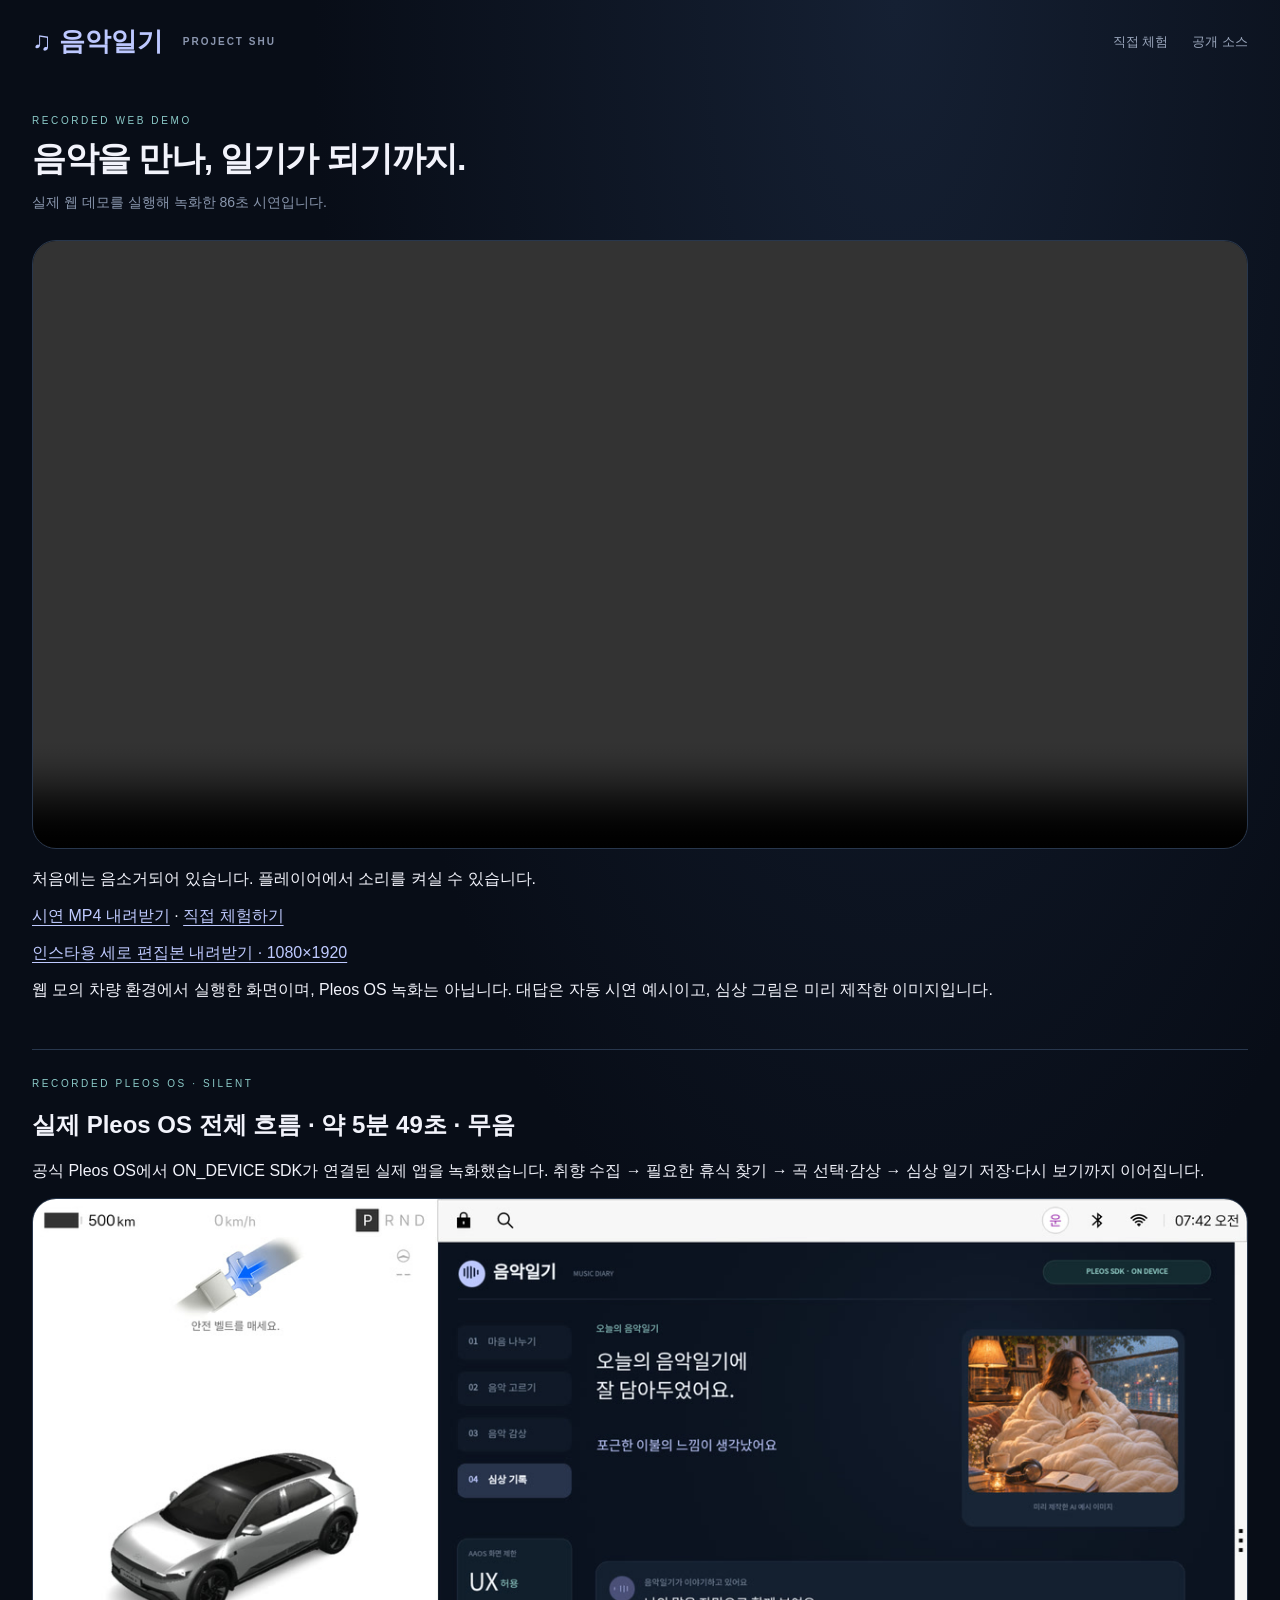
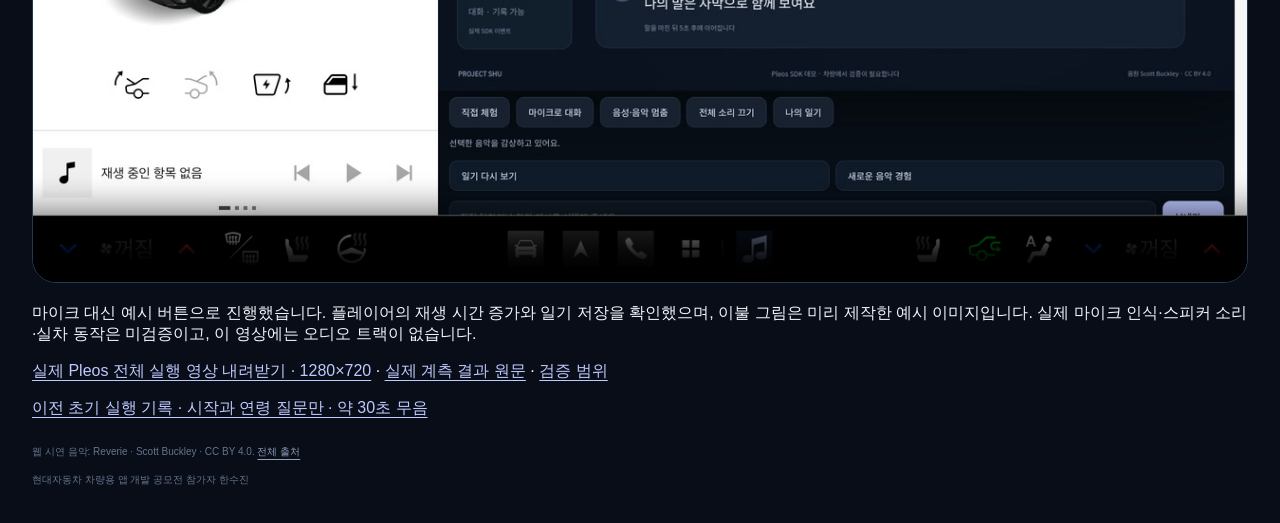
<file: pleos-demo/watch.html>
<!doctype html>
<html lang="ko"><head><meta charset="UTF-8"><meta name="viewport" content="width=device-width, initial-scale=1"><title>음악일기 · 웹 시연과 Pleos 실행 확인</title><link rel="stylesheet" href="styles.css"></head>
<body><header class="page-head"><a class="brand" href="./">♫ 음악일기 <small>PROJECT SHU</small></a><nav><a href="./">직접 체험</a><a href="https://github.com/sherry09022/music-diary-showcase/tree/main/pleos-demo">공개 소스</a></nav></header>
<main><section class="intro"><div><p class="eyebrow">RECORDED WEB DEMO</p><h1>음악을 만나, 일기가 되기까지.</h1><p>실제 웹 데모를 실행해 녹화한 86초 시연입니다.</p></div></section>
<video controls muted playsinline preload="metadata" style="width:100%;border-radius:24px;border:1px solid #28374d" aria-label="음악일기 웹 데모 실행 녹화"><source src="video/music-diary-pleos-web-demo.mp4" type="video/mp4"></video>
<p>처음에는 음소거되어 있습니다. 플레이어에서 소리를 켜실 수 있습니다.</p>
<p><a href="video/music-diary-pleos-web-demo.mp4" download>시연 MP4 내려받기</a> · <a href="./">직접 체험하기</a></p>
<p><a href="video/music-diary-web-instagram-vertical.mp4" download="Music-Diary-Web-Demo-Instagram-1080x1920.mp4">인스타용 세로 편집본 내려받기 · 1080×1920</a></p>
<p>웹 모의 차량 환경에서 실행한 화면이며, Pleos OS 녹화는 아닙니다. 대답은 자동 시연 예시이고, 심상 그림은 미리 제작한 이미지입니다.</p>
<section id="native" style="margin-top:48px;padding-top:28px;border-top:1px solid #28374d" aria-labelledby="native-title">
<p class="eyebrow">RECORDED PLEOS OS · SILENT</p><h2 id="native-title">실제 Pleos OS 전체 흐름 · 약 5분 49초 · 무음</h2>
<p>공식 Pleos OS에서 ON_DEVICE SDK가 연결된 실제 앱을 녹화했습니다. 취향 수집 → 필요한 휴식 찾기 → 곡 선택·감상 → 심상 일기 저장·다시 보기까지 이어집니다.</p>
<video controls muted playsinline preload="metadata" poster="video/music-diary-pleos-native-journey-poster.jpg" style="width:100%;border-radius:24px;border:1px solid #28374d" aria-label="실제 Pleos OS에서 음악일기 온보딩부터 음악 감상과 일기 저장·재열기까지 확인한 무음 녹화"><source src="video/music-diary-pleos-native-journey-silent.mp4" type="video/mp4"></video>
<p>마이크 대신 예시 버튼으로 진행했습니다. 플레이어의 재생 시간 증가와 일기 저장을 확인했으며, 이불 그림은 미리 제작한 예시 이미지입니다. 실제 마이크 인식·스피커 소리·실차 동작은 미검증이고, 이 영상에는 오디오 트랙이 없습니다.</p>
<p><a href="video/music-diary-pleos-native-journey-silent.mp4" download>실제 Pleos 전체 실행 영상 내려받기 · 1280×720</a> · <a href="downloads/native-journey-verification.json">실제 계측 결과 원문</a> · <a href="downloads/build-verification.json">검증 범위</a></p>
<p><a href="video/music-diary-pleos-native-onboarding-silent.mp4" download>이전 초기 실행 기록 · 시작과 연령 질문만 · 약 30초 무음</a></p>
</section>
<footer><p>웹 시연 음악: Reverie · Scott Buckley · CC BY 4.0. <a href="CREDITS.md">전체 출처</a></p><p>현대자동차 차량용 앱 개발 공모전 참가자 한수진</p></footer></main></body></html>
</file>
<file: styles.css>
:root{color-scheme:dark;font-family:-apple-system,BlinkMacSystemFont,"Apple SD Gothic Neo","Noto Sans KR",sans-serif;background:#0b1020;color:#f4f3fb}*{box-sizing:border-box}body{margin:0;background:radial-gradient(ellipse at 50% 10%,#242541 0,transparent 55%)}main{width:min(100% - 40px,760px);margin:0 auto;padding:64px 0 40px;text-align:center}.eyebrow{font-size:12px;letter-spacing:.2em;color:#b9b8e9}h1{font-size:42px;letter-spacing:-.06em;margin:12px 0}p{line-height:1.8}.intro{color:#cbcbdc;margin-bottom:32px}video{display:block;width:min(100%,410px);aspect-ratio:9/16;margin:auto;background:#070b12;border-radius:20px;box-shadow:0 24px 90px #0007}.caption{font-size:13px;color:#a4a7bb}.download{display:inline-block;padding:13px 24px;border-radius:30px;background:#c7c7ff;color:#17182a;text-decoration:none;font-weight:600;margin:8px 0 24px}section{max-width:590px;margin:36px auto;text-align:left}h2{font-size:23px;letter-spacing:-.04em}section p{color:#cecedc}.note{font-size:13px;color:#959ab1!important}details{margin:30px 0;text-align:left;background:#141a2d;border:1px solid #272c43;border-radius:16px;padding:18px}summary{cursor:pointer;color:#c8c7f3}details img{display:block;width:100%;height:auto;margin-top:18px;border-radius:8px}footer{margin-top:48px;padding-top:28px;border-top:1px solid #282e44;font-size:14px;color:#c4c4d7}.credit{font-size:12px;color:#969bb3}a{color:#c5c4ff}a:focus-visible,summary:focus-visible{outline:3px solid #eee;outline-offset:5px}@media(max-width:480px){main{padding-top:36px}h1{font-size:36px}h2{font-size:21px}section{margin:28px auto}}
</file>
<file: pleos-demo/styles.css>
:root{color-scheme:dark;font-family:-apple-system,BlinkMacSystemFont,"Apple SD Gothic Neo","Noto Sans KR",sans-serif;background:#080d17;color:#f2f3fb}*{box-sizing:border-box}body{margin:0;background:radial-gradient(ellipse at 70% 0,#152033 0,transparent 46%),#080d17}.page-head,main{max-width:1360px;margin:auto;padding:24px 32px}.page-head{display:flex;align-items:center;justify-content:space-between}.brand{display:flex;gap:12px;align-items:center;color:#bdc8ff;font-size:26px;text-decoration:none;font-weight:750}.brand span{color:white}.brand small{font-size:10px;letter-spacing:2px;color:#8b96af;margin-left:8px}nav{display:flex;gap:24px}a{color:#bfcaff;text-underline-offset:4px}nav a{font-size:13px;text-decoration:none;color:#9ba7bd}.intro{display:flex;justify-content:space-between;align-items:center;gap:24px;padding:8px 0 28px}.eyebrow{font-size:10px;letter-spacing:2.6px;color:#8ccbc9;margin:0 0 10px}h1{font-size:clamp(22px,3vw,34px);letter-spacing:-1.3px;margin:0 0 12px;font-weight:650}.intro p:last-child{font-size:14px;color:#8996ad;margin:0}.badge{border:1px solid #2d4352;background:#14252e;border-radius:30px;white-space:nowrap;padding:10px 14px;color:#9ed5cf;font-size:10px;letter-spacing:.4px}.screen{border:1px solid #303a50;border-radius:24px;overflow:hidden;background:#0b1020;box-shadow:0 28px 80px #0007}canvas{width:100%;height:auto;display:block}.control-panel{padding:24px 0 8px}.main-actions,.choices,.secondary{display:flex;gap:10px;flex-wrap:wrap;align-items:center}button{font:inherit;font-size:14px;border:1px solid #30394c;color:#dfe5f4;background:#182131;border-radius:12px;min-height:46px;padding:12px 18px;cursor:pointer;transition:background .15s,transform .15s}button:hover{background:#27344b}button:active{transform:scale(.98)}button:disabled{opacity:.4;cursor:not-allowed}.primary{background:#b9c3ff;color:#101729;border-color:#b9c3ff;font-weight:700}.primary:hover{background:#d1d8ff}#status{font-size:13px;line-height:1.7;color:#a9b5ca;min-height:22px}.choices{margin:16px 0}.choices button{font-size:14px;flex:1 0 auto;background:#101a2a;text-align:left}.choices button.selected{border-color:#a8bdff;background:#243451}form{display:flex;gap:10px;margin:16px 0}input[type=text],#reply{flex:1;background:#101826;border:1px solid #30394c;border-radius:12px;color:#f0f3ff;font:inherit;font-size:14px;padding:14px 16px;min-width:0}input:focus{outline:2px solid #859bda;outline-offset:1px}.secondary button{font-size:12px;min-height:36px;padding:8px 12px;background:transparent}.secondary label{font-size:12px;color:#a0adc2;margin:auto 0 auto auto;display:flex;align-items:center;gap:4px}.technical{font-size:12px;line-height:1.8;border-top:1px solid #202b3e;margin:24px 0;padding-top:20px;color:#8997ae}.technical summary{cursor:pointer;color:#b5c2da}.technical p{max-width:1000px}pre{max-height:150px;overflow:auto;font-size:10px;background:#0c1420;padding:14px}footer{font-size:10px;color:#65758e;line-height:1.8;margin:24px 0 0}footer a{color:#8f9fbb}.sr{position:absolute;width:1px;height:1px;padding:0;margin:-1px;overflow:hidden;clip:rect(0,0,0,0);white-space:nowrap;border:0}body.native .page-head,body.native .intro,body.native footer,body.native .technical{display:none}body.native main{padding:0;max-width:none}body.native .screen{border:0;border-radius:0}body.native .control-panel{padding:10px 18px}body.native #demo,body.native #record,body.native #park{display:none}@media(max-width:700px){.page-head,main{padding:18px 16px}.brand{font-size:22px}.brand small{display:none}.intro{display:block;padding-bottom:20px}.intro .badge{display:inline-block;margin-top:18px}.screen{border-radius:16px}.main-actions button{flex:1;white-space:nowrap;padding:10px;font-size:12px}.secondary label{margin:0}nav{gap:12px}h1{letter-spacing:-.6px}canvas{min-height:240px;object-fit:contain;background:#0b1020}form button{padding:12px}.choices button{font-size:12px}}
</file>
